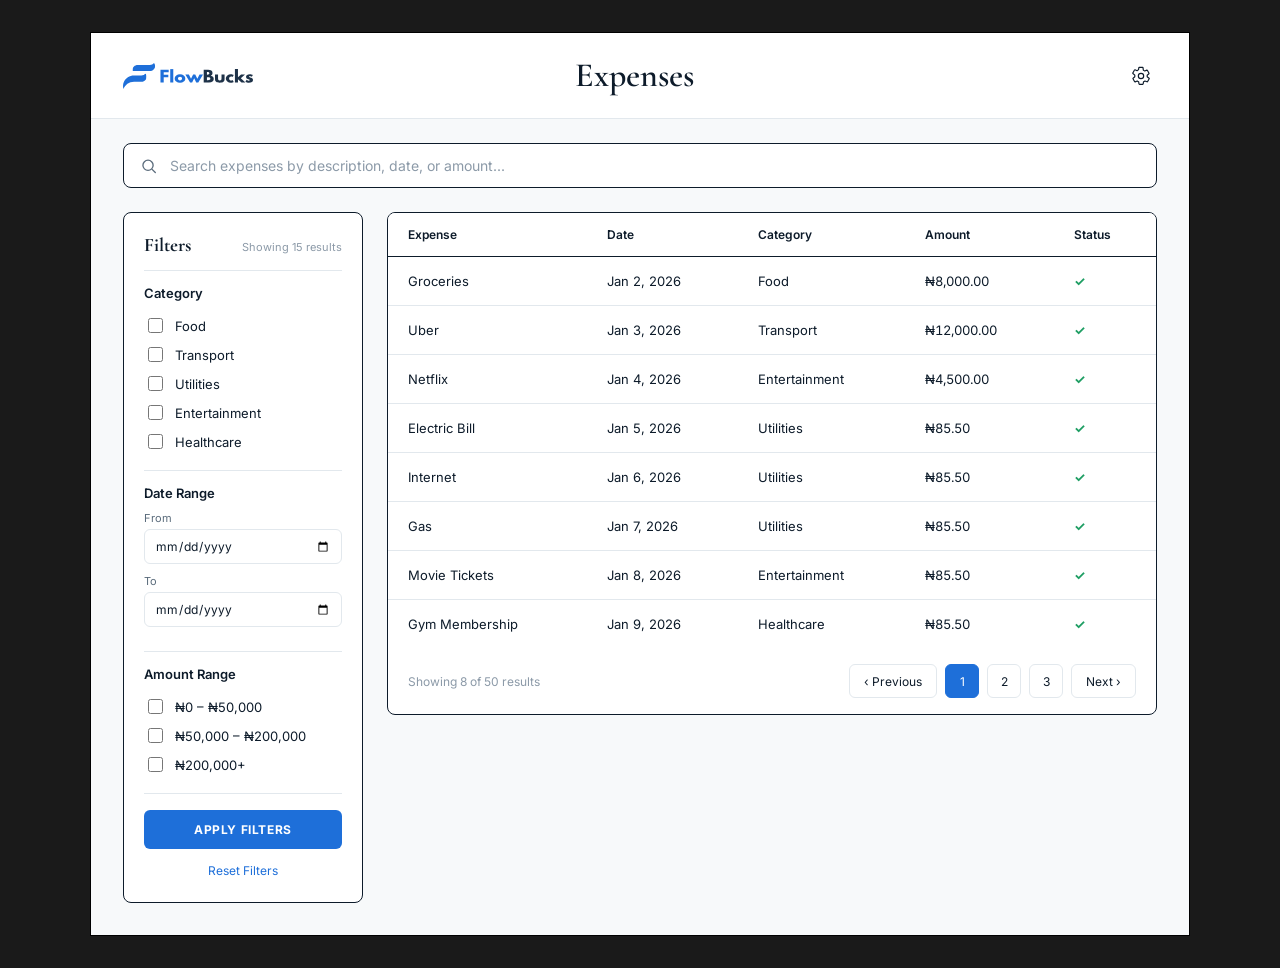
<file: index.html>
<!DOCTYPE html>
<html lang="en">
<head>
<meta charset="UTF-8">
<meta name="viewport" content="width=device-width, initial-scale=1.0">
<title>FlowBucks | Expenses</title>
<link rel="preconnect" href="https://fonts.googleapis.com">
<link rel="preconnect" href="https://fonts.gstatic.com" crossorigin>
<link href="https://fonts.googleapis.com/css2?family=Cormorant+Infant:wght@400;500;600;700&family=Inter:wght@400;500;600;700&display=swap" rel="stylesheet">
<link rel="stylesheet" href="style.css">
</head>
<body>

<div class="app">

  <!-- Header -->
  <header class="topbar">
    <div class="logo">
      <img src="logo.svg" alt="FlowBucks" class="logo-img">
    </div>

    <h1 class="page-title">Expenses</h1>

    <button class="icon-btn" type="button" aria-label="Settings">
      <svg width="20" height="20" viewBox="0 0 24 24" fill="none" xmlns="http://www.w3.org/2000/svg" aria-hidden="true">
        <path d="M19.4 13a7.6 7.6 0 0 0 0-2l2.1-1.6a.5.5 0 0 0 .1-.7l-2-3.5a.5.5 0 0 0-.6-.2l-2.5 1a7.8 7.8 0 0 0-1.7-1L14.4 2a.5.5 0 0 0-.5-.4h-4a.5.5 0 0 0-.5.4l-.4 2.6a7.8 7.8 0 0 0-1.7 1l-2.5-1a.5.5 0 0 0-.6.2l-2 3.5a.5.5 0 0 0 .1.7L4.6 11a7.6 7.6 0 0 0 0 2l-2.1 1.6a.5.5 0 0 0-.1.7l2 3.5a.5.5 0 0 0 .6.2l2.5-1a7.8 7.8 0 0 0 1.7 1l.4 2.6a.5.5 0 0 0 .5.4h4a.5.5 0 0 0 .5-.4l.4-2.6a7.8 7.8 0 0 0 1.7-1l2.5 1a.5.5 0 0 0 .6-.2l2-3.5a.5.5 0 0 0-.1-.7L19.4 13Z" stroke="#0D1B2A" stroke-width="1.4" stroke-linejoin="round"/>
        <circle cx="12" cy="12" r="3.2" stroke="#0D1B2A" stroke-width="1.4"/>
      </svg>
    </button>
  </header>

  <!-- Search -->
  <div class="search-row">
    <div class="search-bar">
      <svg class="search-icon" width="18" height="18" viewBox="0 0 24 24" fill="none" xmlns="http://www.w3.org/2000/svg" aria-hidden="true">
        <circle cx="11" cy="11" r="7" stroke="#5A6B7B" stroke-width="1.8"/>
        <path d="M21 21L16.6 16.6" stroke="#5A6B7B" stroke-width="1.8" stroke-linecap="round"/>
      </svg>
      <input type="text" placeholder="Search expenses by description, date, or amount..." aria-label="Search expenses">
    </div>
  </div>

  <div class="content">

    <!-- Filters sidebar -->
    <aside class="filters" aria-label="Filters">
      <div class="filters-head">
        <h2>Filters</h2>
        <span class="results-count">Showing 15 results</span>
      </div>

      <div class="filter-group">
        <h3>Category</h3>
        <label class="checkbox"><input type="checkbox" name="category" value="food"><span>Food</span></label>
        <label class="checkbox"><input type="checkbox" name="category" value="transport"><span>Transport</span></label>
        <label class="checkbox"><input type="checkbox" name="category" value="utilities"><span>Utilities</span></label>
        <label class="checkbox"><input type="checkbox" name="category" value="entertainment"><span>Entertainment</span></label>
        <label class="checkbox"><input type="checkbox" name="category" value="healthcare"><span>Healthcare</span></label>
      </div>

      <div class="filter-group">
        <h3>Date Range</h3>
        <div class="date-field">
          <label for="date-from">From</label>
          <input type="date" id="date-from" name="date-from">
        </div>
        <div class="date-field">
          <label for="date-to">To</label>
          <input type="date" id="date-to" name="date-to">
        </div>
      </div>

      <div class="filter-group">
        <h3>Amount Range</h3>
        <label class="checkbox"><input type="checkbox" name="amount" value="0-50000"><span>&#8358;0 &ndash; &#8358;50,000</span></label>
        <label class="checkbox"><input type="checkbox" name="amount" value="50000-200000"><span>&#8358;50,000 &ndash; &#8358;200,000</span></label>
        <label class="checkbox"><input type="checkbox" name="amount" value="200000plus"><span>&#8358;200,000+</span></label>
      </div>

      <button type="button" class="btn-apply">APPLY FILTERS</button>
      <button type="button" class="btn-reset">Reset Filters</button>
    </aside>

    <!-- Table -->
    <section class="table-panel" aria-label="Expenses table">
      <table>
        <thead>
          <tr>
            <th class="col-expense">Expense</th>
            <th class="col-date">Date</th>
            <th class="col-category">Category</th>
            <th class="col-amount">Amount</th>
            <th class="col-status">Status</th>
          </tr>
        </thead>
        <tbody>
          <tr>
            <td class="col-expense">Groceries</td>
            <td class="col-date">Jan 2, 2026</td>
            <td class="col-category">Food</td>
            <td class="col-amount">&#8358;8,000.00</td>
            <td class="col-status"><span class="status-ok" aria-label="Completed">&#10003;</span></td>
          </tr>
          <tr>
            <td class="col-expense">Uber</td>
            <td class="col-date">Jan 3, 2026</td>
            <td class="col-category">Transport</td>
            <td class="col-amount">&#8358;12,000.00</td>
            <td class="col-status"><span class="status-ok" aria-label="Completed">&#10003;</span></td>
          </tr>
          <tr>
            <td class="col-expense">Netflix</td>
            <td class="col-date">Jan 4, 2026</td>
            <td class="col-category">Entertainment</td>
            <td class="col-amount">&#8358;4,500.00</td>
            <td class="col-status"><span class="status-ok" aria-label="Completed">&#10003;</span></td>
          </tr>
          <tr>
            <td class="col-expense">Electric Bill</td>
            <td class="col-date">Jan 5, 2026</td>
            <td class="col-category">Utilities</td>
            <td class="col-amount">&#8358;85.50</td>
            <td class="col-status"><span class="status-ok" aria-label="Completed">&#10003;</span></td>
          </tr>
          <tr>
            <td class="col-expense">Internet</td>
            <td class="col-date">Jan 6, 2026</td>
            <td class="col-category">Utilities</td>
            <td class="col-amount">&#8358;85.50</td>
            <td class="col-status"><span class="status-ok" aria-label="Completed">&#10003;</span></td>
          </tr>
          <tr>
            <td class="col-expense">Gas</td>
            <td class="col-date">Jan 7, 2026</td>
            <td class="col-category">Utilities</td>
            <td class="col-amount">&#8358;85.50</td>
            <td class="col-status"><span class="status-ok" aria-label="Completed">&#10003;</span></td>
          </tr>
          <tr>
            <td class="col-expense">Movie Tickets</td>
            <td class="col-date">Jan 8, 2026</td>
            <td class="col-category">Entertainment</td>
            <td class="col-amount">&#8358;85.50</td>
            <td class="col-status"><span class="status-ok" aria-label="Completed">&#10003;</span></td>
          </tr>
          <tr>
            <td class="col-expense">Gym Membership</td>
            <td class="col-date">Jan 9, 2026</td>
            <td class="col-category">Healthcare</td>
            <td class="col-amount">&#8358;85.50</td>
            <td class="col-status"><span class="status-ok" aria-label="Completed">&#10003;</span></td>
          </tr>
        </tbody>
      </table>

      <div class="table-footer">
        <span class="results-summary">Showing 8 of 50 results</span>
        <nav class="pagination" aria-label="Table pagination">
          <button type="button" class="page-btn page-nav">&lsaquo; Previous</button>
          <button type="button" class="page-btn is-active" aria-current="page">1</button>
          <button type="button" class="page-btn">2</button>
          <button type="button" class="page-btn">3</button>
          <button type="button" class="page-btn page-nav">Next &rsaquo;</button>
        </nav>
      </div>
    </section>

  </div>
</div>

</body>
</html>
</file>
<file: style.css>
/* ==========================================================================
   FlowBucks — Expenses / Filter & Search screen
   Design system: Cormorant Infant (display), Inter (body/UI)
   Primary blue #1E6FD9 | Background #F7F9FA | Text #0D1B2A
   ========================================================================== */

:root {
  --color-primary: #1E6FD9;
  --color-primary-hover: #185cb3;
  --color-bg: #F7F9FA;
  --color-surface: #FFFFFF;
  --color-text: #0D1B2A;
  --color-text-muted: #5A6B7B;
  --color-text-faint: #8C9AA8;
  --color-border: #E2E8ED;
  --color-success: #1E9E63;

  --font-display: 'Cormorant Infant', serif;
  --font-body: 'Inter', -apple-system, BlinkMacSystemFont, 'Segoe UI', sans-serif;

  --radius-sm: 6px;
  --radius-md: 8px;
  --shadow-card: 0 1px 3px rgba(13, 27, 42, 0.06);
}

* {
  box-sizing: border-box;
}

body {
  margin: 0;
  background: #1a1a1a;
  color: var(--color-text);
  font-family: var(--font-body);
  -webkit-font-smoothing: antialiased;
}

.app {
  max-width: 1100px;
  margin: 32px auto;
  background: var(--color-bg);
  border: 1px solid #000;
  overflow: hidden;
}

/* ---------------- Header ---------------- */

.topbar {
  display: flex;
  align-items: center;
  justify-content: space-between;
  padding: 22px 32px;
  background: var(--color-surface);
  border-bottom: 1px solid var(--color-border);
}

.logo {
  display: flex;
  align-items: center;
  flex: 1;
}

.logo-img {
  height: 26px;
  width: auto;
  display: block;
}

.page-title {
  flex: 1;
  text-align: center;
  font-family: var(--font-display);
  font-size: 34px;
  font-weight: 600;
  margin: 0;
  color: var(--color-text);
}

.icon-btn {
  flex: 1;
  display: flex;
  justify-content: flex-end;
  background: none;
  border: none;
  padding: 6px;
  cursor: pointer;
  border-radius: var(--radius-sm);
}

.icon-btn:hover {
  background: var(--color-bg);
}

.icon-btn:focus-visible,
button:focus-visible,
input:focus-visible {
  outline: 2px solid var(--color-primary);
  outline-offset: 2px;
}

/* ---------------- Search ---------------- */

.search-row {
  padding: 24px 32px 0;
}

.search-bar {
  display: flex;
  align-items: center;
  gap: 10px;
  background: var(--color-surface);
  border: 1px solid var(--color-text);
  border-radius: var(--radius-md);
  padding: 12px 16px;
}

.search-bar input {
  border: none;
  outline: none;
  background: transparent;
  font-family: var(--font-body);
  font-size: 14px;
  color: var(--color-text);
  width: 100%;
}

.search-bar input::placeholder {
  color: var(--color-text-faint);
}

/* ---------------- Layout ---------------- */

.content {
  display: grid;
  grid-template-columns: 240px 1fr;
  gap: 24px;
  padding: 24px 32px 32px;
  align-items: start;
}

/* ---------------- Filters sidebar ---------------- */

.filters {
  background: var(--color-surface);
  border: 1px solid var(--color-text);
  border-radius: var(--radius-md);
  padding: 20px;
}

.filters-head {
  display: flex;
  align-items: baseline;
  justify-content: space-between;
  margin-bottom: 14px;
  padding-bottom: 14px;
  border-bottom: 1px solid var(--color-border);
}

.filters-head h2 {
  font-family: var(--font-display);
  font-size: 19px;
  font-weight: 700;
  margin: 0;
}

.results-count {
  font-size: 11px;
  color: var(--color-text-faint);
}

.filter-group {
  padding: 14px 0;
  border-bottom: 1px solid var(--color-border);
}

.filters-head + .filter-group {
  padding-top: 0;
}

.filter-group h3 {
  font-family: var(--font-body);
  font-size: 13px;
  font-weight: 600;
  margin: 0 0 10px;
  color: var(--color-text);
}

.checkbox {
  display: flex;
  align-items: center;
  gap: 9px;
  font-size: 13px;
  color: var(--color-text);
  padding: 4px 0;
  cursor: pointer;
}

.checkbox input[type="checkbox"] {
  width: 15px;
  height: 15px;
  accent-color: var(--color-primary);
  cursor: pointer;
}

.date-field {
  margin-bottom: 10px;
}

.date-field label {
  display: block;
  font-size: 11px;
  color: var(--color-text-muted);
  margin-bottom: 4px;
}

.date-field input[type="date"] {
  width: 100%;
  padding: 8px 10px;
  border: 1px solid var(--color-border);
  border-radius: var(--radius-sm);
  font-family: var(--font-body);
  font-size: 12px;
  color: var(--color-text);
  background: var(--color-surface);
}

.btn-apply {
  width: 100%;
  margin-top: 16px;
  padding: 12px;
  background: var(--color-primary);
  color: #fff;
  border: none;
  border-radius: var(--radius-sm);
  font-family: var(--font-body);
  font-size: 12px;
  font-weight: 700;
  letter-spacing: 0.6px;
  cursor: pointer;
  transition: background 0.15s ease;
}

.btn-apply:hover {
  background: var(--color-primary-hover);
}

.btn-reset {
  display: block;
  width: 100%;
  margin-top: 10px;
  background: none;
  border: none;
  color: var(--color-primary);
  font-family: var(--font-body);
  font-size: 12px;
  text-align: center;
  cursor: pointer;
  padding: 4px;
}

.btn-reset:hover {
  text-decoration: underline;
}

/* ---------------- Table panel ---------------- */

.table-panel {
  background: var(--color-surface);
  border: 1px solid var(--color-text);
  border-radius: var(--radius-md);
  overflow: hidden;
}

table {
  width: 100%;
  border-collapse: collapse;
}

thead th {
  text-align: left;
  font-size: 12px;
  font-weight: 600;
  color: var(--color-text);
  padding: 14px 20px;
  border-bottom: 1px solid var(--color-text);
  background: var(--color-surface);
}

tbody td {
  padding: 16px 20px;
  font-size: 13px;
  color: var(--color-text);
  border-bottom: 1px solid var(--color-border);
}

tbody tr:last-child td {
  border-bottom: none;
}

tbody tr:hover {
  background: #FAFBFC;
}

.col-amount {
  font-variant-numeric: tabular-nums;
}

.col-status {
  text-align: left;
}

.status-ok {
  color: var(--color-success);
  font-weight: 700;
}

/* ---------------- Table footer / pagination ---------------- */

.table-footer {
  display: flex;
  align-items: center;
  justify-content: space-between;
  padding: 16px 20px;
  flex-wrap: wrap;
  gap: 12px;
}

.results-summary {
  font-size: 12px;
  color: var(--color-text-faint);
}

.pagination {
  display: flex;
  gap: 8px;
}

.page-btn {
  min-width: 34px;
  height: 34px;
  padding: 0 10px;
  border: 1px solid var(--color-border);
  border-radius: var(--radius-sm);
  background: var(--color-surface);
  color: var(--color-text);
  font-family: var(--font-body);
  font-size: 12px;
  cursor: pointer;
  transition: all 0.15s ease;
}

.page-btn:hover {
  border-color: var(--color-primary);
}

.page-btn.is-active {
  background: var(--color-primary);
  border-color: var(--color-primary);
  color: #fff;
}

.page-nav {
  padding: 0 14px;
}

/* ---------------- Responsive ---------------- */

@media (max-width: 860px) {
  .content {
    grid-template-columns: 1fr;
  }

  .page-title {
    font-size: 26px;
  }

  .table-panel {
    overflow-x: auto;
  }

  table {
    min-width: 640px;
  }
}

@media (max-width: 520px) {
  .topbar {
    flex-wrap: wrap;
    gap: 12px;
  }

  .page-title {
    order: 3;
    width: 100%;
    text-align: left;
  }

  .app {
    margin: 0;
    border: none;
  }
}

@media (prefers-reduced-motion: reduce) {
  * {
    transition: none !important;
  }
}
</file>
